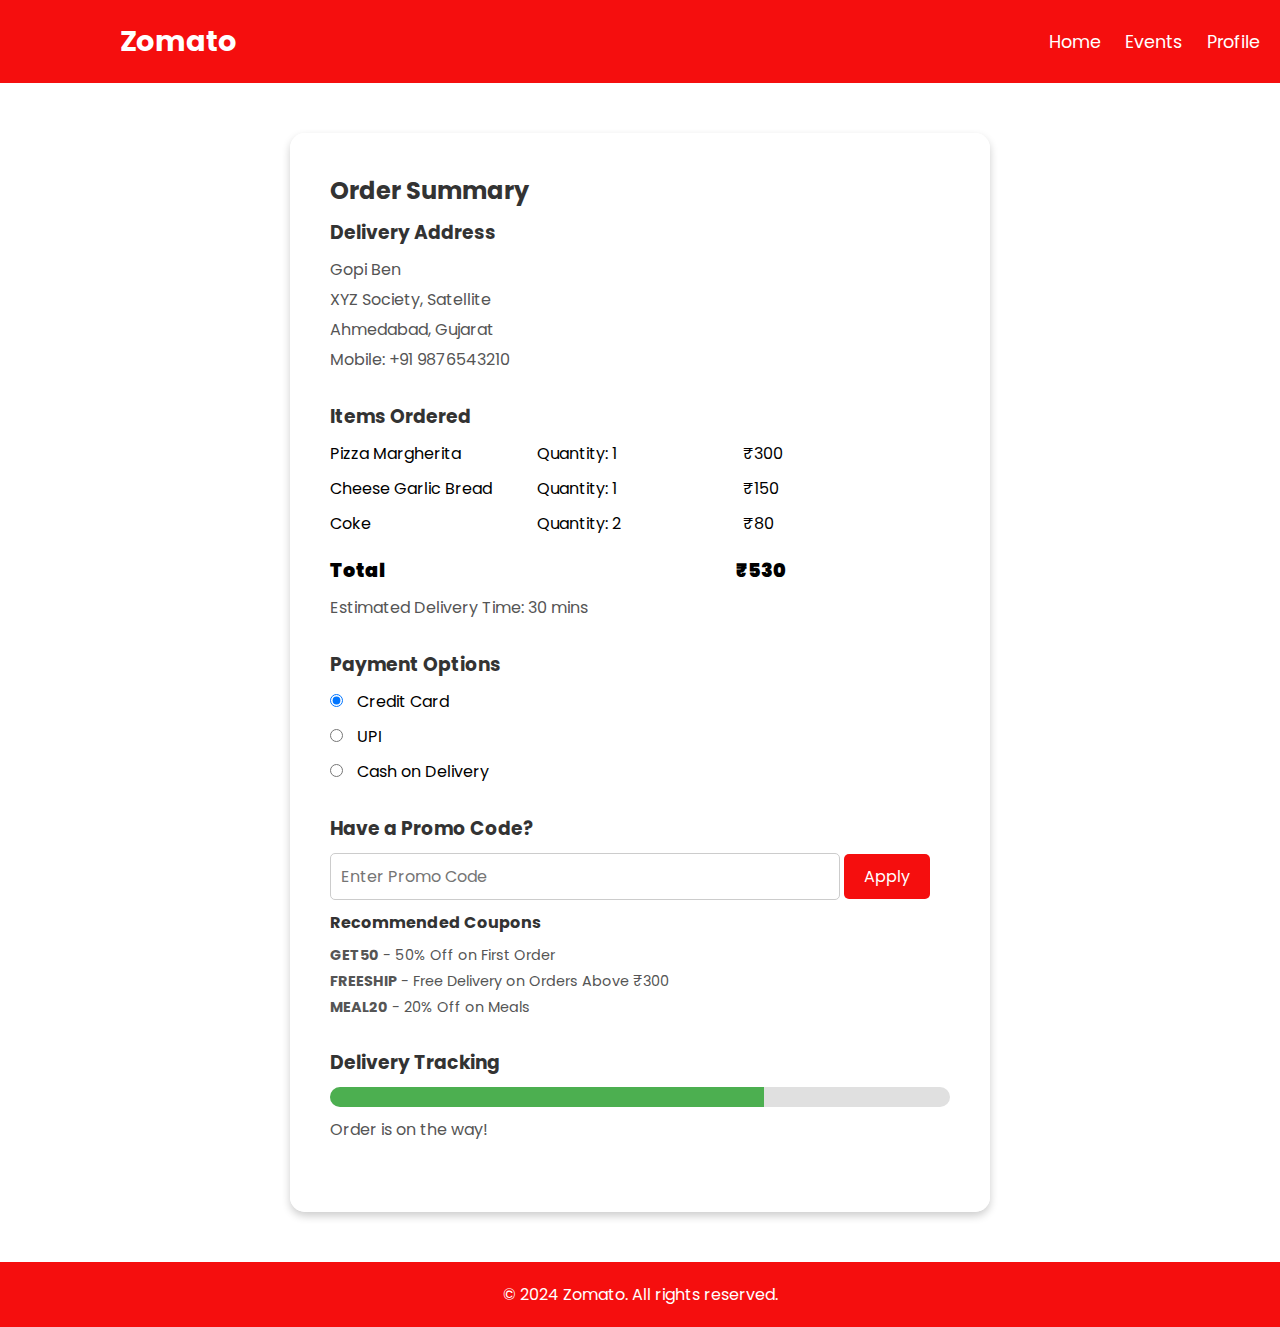
<file: order.html>
<!DOCTYPE html>
<html lang="en">
<head>
    <meta charset="UTF-8">
    <meta name="viewport" content="width=device-width, initial-scale=1.0">
    <title>Zomato Order Summary</title>
    <link rel="stylesheet" href="https://fonts.googleapis.com/css2?family=Poppins:wght@300;400;500;600;700&display=swap">
    <link rel="stylesheet" href="order.css">
</head>
<body>

    <!-- Header Section (Zomato-style) -->
    <header class="header">
        <div class="logo">Zomato</div>
        <nav>
            <ul class="nav-links">
                <li><a href="home.html">Home</a></li>
                <li><a href="#">Events</a></li>
                <li><a href="pro.html">Profile</a></li>
            </ul>
        </nav>
    </header>

    <!-- Order Summary Section -->
    <div class="order-summary-container">
        <h2>Order Summary</h2>

        <!-- Address Section -->
        <div class="address-section">
            <h3>Delivery Address</h3>
            <p>Gopi Ben</p>
            <p>XYZ Society, Satellite</p>
            <p>Ahmedabad, Gujarat</p>
            <p>Mobile: +91 9876543210</p>
        </div>

        <!-- Order Details -->
        <div class="order-details">
            <h3>Items Ordered</h3>
            <div class="order-item">
                <span class="item-name">Pizza Margherita</span>
                <span class="item-quantity">Quantity: 1</span>
                <span class="item-price">₹300</span>
            </div>
            <div class="order-item">
                <span class="item-name">Cheese Garlic Bread</span>
                <span class="item-quantity">Quantity: 1</span>
                <span class="item-price">₹150</span>
            </div>
            <div class="order-item">
                <span class="item-name">Coke</span>
                <span class="item-quantity">Quantity: 2</span>
                <span class="item-price">₹80</span>
            </div>
            <div class="total">
                <span class="total-label"><strong>Total</strong></span>
                <span class="total-price"><strong>₹530</strong></span>
            </div>
            <p class="delivery-time">Estimated Delivery Time: 30 mins</p>
        </div>

        <!-- Payment Options -->
        <div class="payment-options">
            <h3>Payment Options</h3>
            <div class="payment-method">
                <label><input type="radio" name="payment" checked> Credit Card</label>
            </div>
            <div class="payment-method">
                <label><input type="radio" name="payment"> UPI</label>
            </div>
            <div class="payment-method">
                <label><input type="radio" name="payment"> Cash on Delivery</label>
            </div>
        </div>

        <!-- Promo Code Section -->
        <div class="promo-code">
            <h3>Have a Promo Code?</h3>
            <input type="text" placeholder="Enter Promo Code">
            <button class="apply-btn">Apply</button>
            <div class="recommendation">
                <h4>Recommended Coupons</h4>
                <p><strong>GET50</strong> - 50% Off on First Order</p>
                <p><strong>FREESHIP</strong> - Free Delivery on Orders Above ₹300</p>
                <p><strong>MEAL20</strong> - 20% Off on Meals</p>
            </div>
        </div>

        <!-- Delivery Tracking -->
        <div class="delivery-tracking">
            <h3>Delivery Tracking</h3>
            <div class="progress-bar">
                <div class="progress"></div>
            </div>
            <p>Order is on the way!</p>
        </div>

    </div>

    <!-- Footer Section (Zomato-style) -->
    <footer class="footer">
        <p>&copy; 2024 Zomato. All rights reserved.</p>
    </footer>

</body>
</html>
</file>
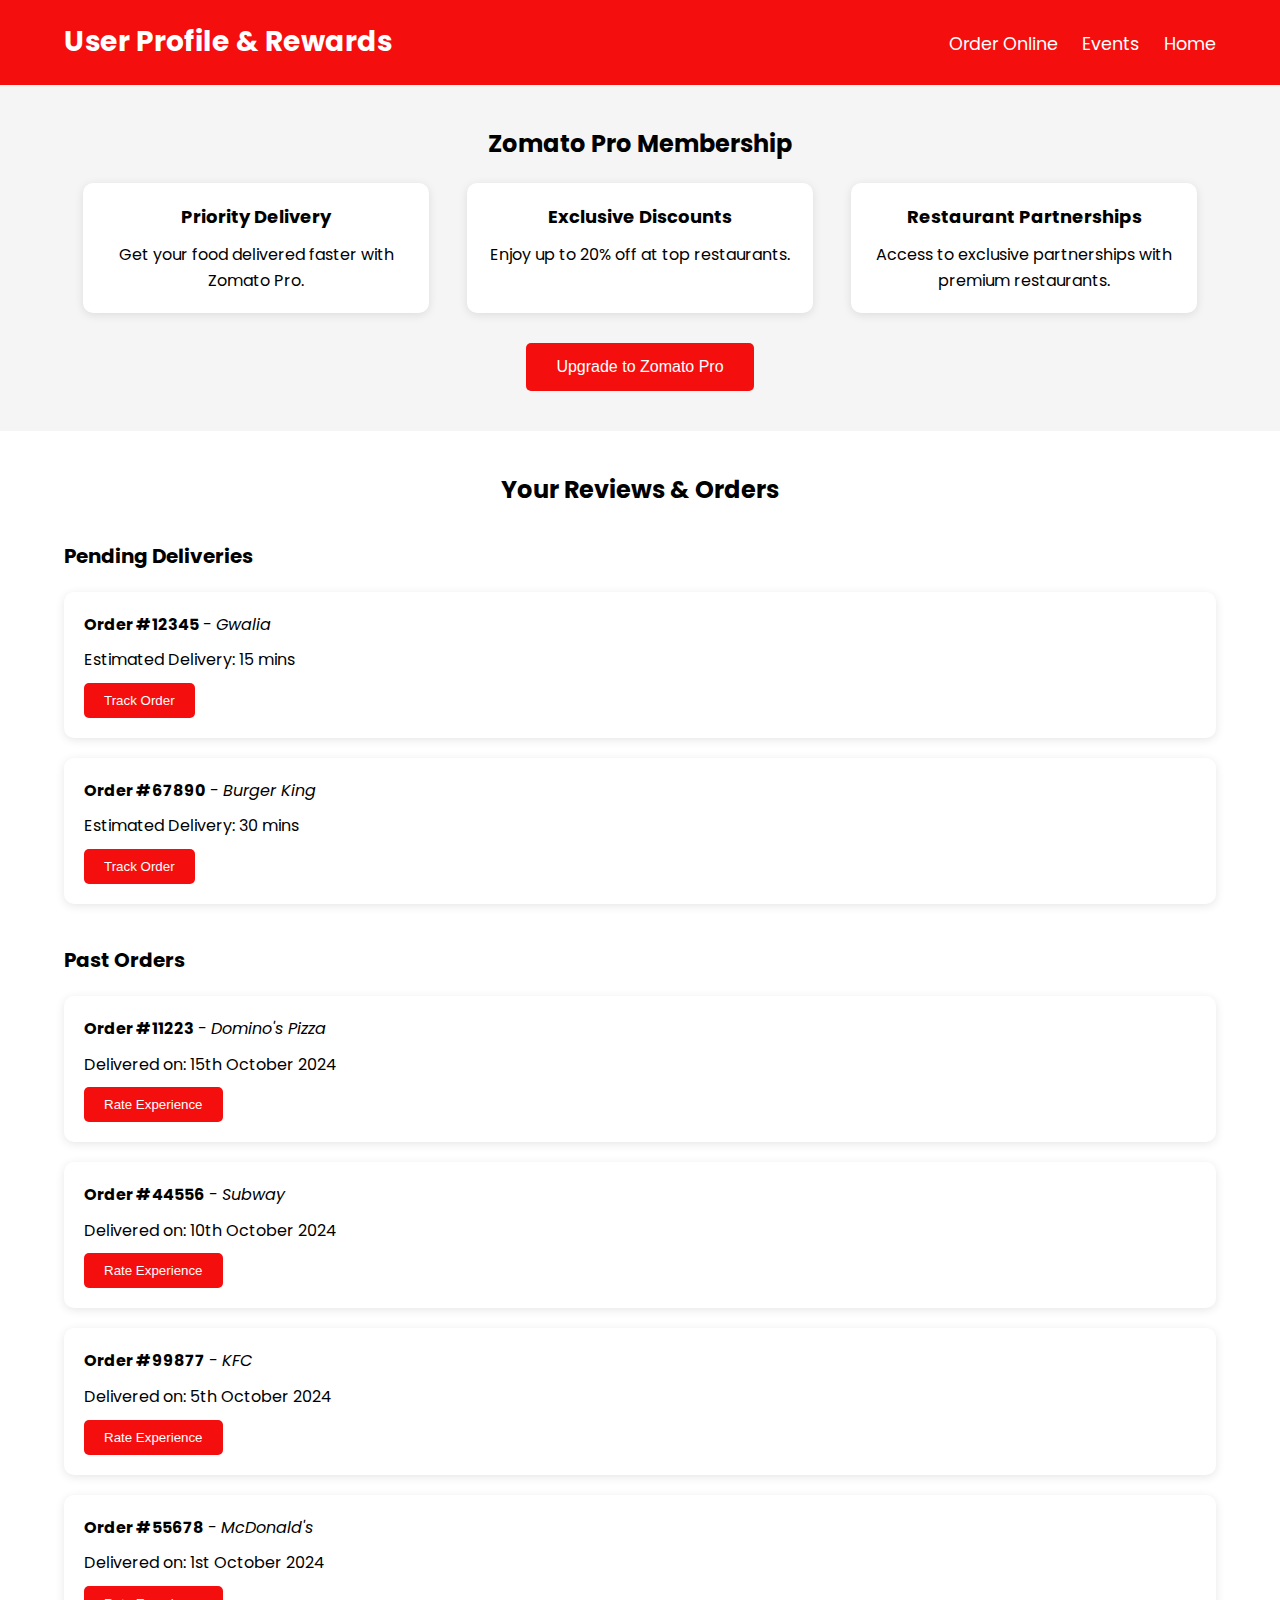
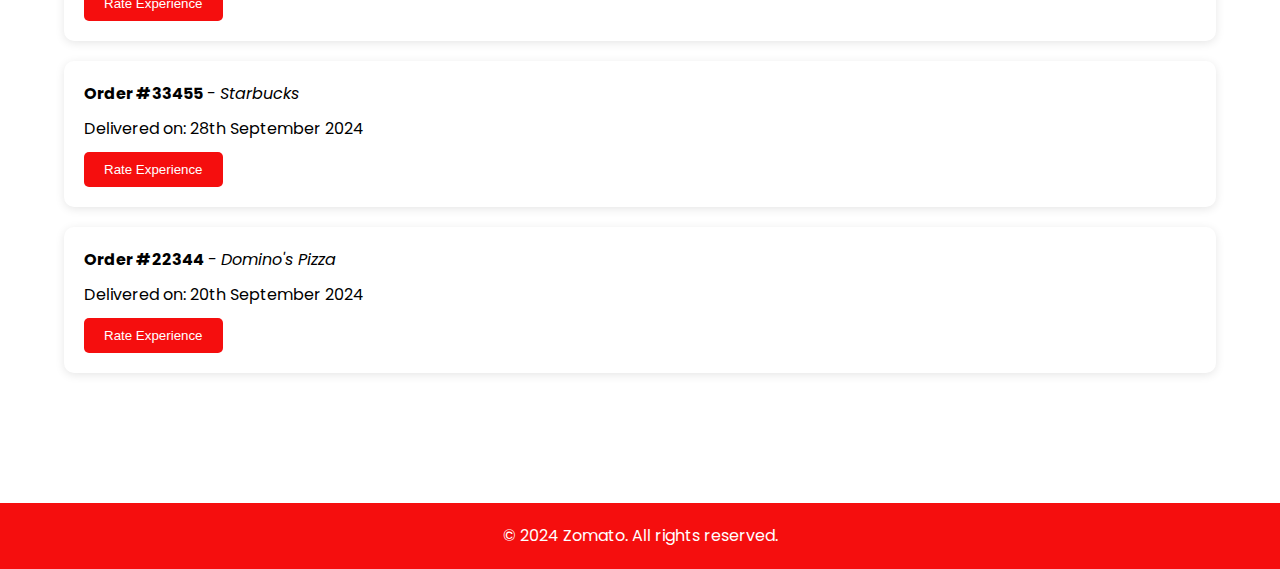
<file: pro.html>
<!DOCTYPE html>
<html lang="en">
<head>
    <meta charset="UTF-8">
    <meta name="viewport" content="width=device-width, initial-scale=1.0">
    <title>Profile & Rewards - Zomato Clone</title>
    <link rel="stylesheet" href="https://fonts.googleapis.com/css2?family=Poppins:wght@300;400;500;600;700&display=swap">
    <link rel="stylesheet" href="pro.css">
</head>
<body>
    <!-- Header -->
    <header>
        <div class="container header-container">
            <h1>User Profile & Rewards</h1>
            <nav>
                <ul class="nav-links">
                    <li><a href="#">Order Online</a></li>
                    <li><a href="#">Events</a></li>
                    <li><a href="home.html">Home</a></li>
                </ul>
            </nav>
        </div>
    </header>

    <!-- Zomato Pro Information Section -->
    <section class="zomato-pro">
        <div class="container">
            <h2>Zomato Pro Membership</h2>
            <div class="pro-benefits">
                <div class="benefit">
                    <h3>Priority Delivery</h3>
                    <p>Get your food delivered faster with Zomato Pro.</p>
                </div>
                <div class="benefit">
                    <h3>Exclusive Discounts</h3>
                    <p>Enjoy up to 20% off at top restaurants.</p>
                </div>
                <div class="benefit">
                    <h3>Restaurant Partnerships</h3>
                    <p>Access to exclusive partnerships with premium restaurants.</p>
                </div>
            </div>
            <button class="cta-btn">Upgrade to Zomato Pro</button>
        </div>
    </section>

    <!-- User Reviews & Orders Section -->
    <section class="user-reviews-orders">
        <div class="container">
            <h2>Your Reviews & Orders</h2>

            <!-- Pending Deliveries -->
            <div class="pending-deliveries">
                <h3>Pending Deliveries</h3>
                <div class="order">
                    <p><strong>Order #12345</strong> - <em>Gwalia</em></p>
                    <p>Estimated Delivery: 15 mins</p>
                    <button class="track-order-btn"><a href="order.html">Track Order</a></button>
                </div>
                <div class="order">
                    <p><strong>Order #67890</strong> - <em>Burger King</em></p>
                    <p>Estimated Delivery: 30 mins</p>
                    <button class="track-order-btn">Track Order</button>
                </div>
            </div>

            <!-- Past Orders -->
            <div class="past-orders">
                <h3>Past Orders</h3>
                <!-- Order 1 -->
                <div class="order">
                    <p><strong>Order #11223</strong> - <em>Domino's Pizza</em></p>
                    <p>Delivered on: 15th October 2024</p>
                    <button class="review-btn">Rate Experience</button>
                </div>

                <!-- Order 2 -->
                <div class="order">
                    <p><strong>Order #44556</strong> - <em>Subway</em></p>
                    <p>Delivered on: 10th October 2024</p>
                    <button class="review-btn">Rate Experience</button>
                </div>

                <!-- New Order 3 -->
                <div class="order">
                    <p><strong>Order #99877</strong> - <em>KFC</em></p>
                    <p>Delivered on: 5th October 2024</p>
                    <button class="review-btn">Rate Experience</button>
                </div>

                <!-- New Order 4 -->
                <div class="order">
                    <p><strong>Order #55678</strong> - <em>McDonald's</em></p>
                    <p>Delivered on: 1st October 2024</p>
                    <button class="review-btn">Rate Experience</button>
                </div>

                <!-- New Order 5 -->
                <div class="order">
                    <p><strong>Order #33455</strong> - <em>Starbucks</em></p>
                    <p>Delivered on: 28th September 2024</p>
                    <button class="review-btn">Rate Experience</button>
                </div>

                <!-- New Order 6 -->
                <div class="order">
                    <p><strong>Order #22344</strong> - <em>Domino's Pizza</em></p>
                    <p>Delivered on: 20th September 2024</p>
                    <button class="review-btn">Rate Experience</button>
                </div>
            </div>
        </div>
    </section>
    <!-- Footer Section (Zomato-style) -->
    <footer class="footer">
        <p>&copy; 2024 Zomato. All rights reserved.</p>
    </footer
</body>
</html>
</file>
<file: order.css>
/* General Styles */
* {
    margin: 0;
    padding: 0;
    box-sizing: border-box;
    font-family: 'Poppins', sans-serif;
}

body {
    background-image: url("https://images.rawpixel.com/image_800/cHJpdmF0ZS9sci9pbWFnZXMvd2Vic2l0ZS8yMDIyLTA1L2lzMTYwNjItaW1hZ2Uta3d2eWZrd3IuanBn.jpg"); /* Background image */
    background-size: cover;
    background-position: center;
}

h2, h3 {
    color: #333;
    padding-bottom: 10px;
}

/* Header Styles */
.header {
    background-color: #f50e0e;
    padding: 20px;
    text-align: left;
    color: white;
    display: flex;
    justify-content: space-between;
    align-items: center;
    
}

.logo {
    font-size: 1.8rem;
    font-weight: bold;
    text-align: center;
    padding-left: 100px;
}

.nav-links {
    list-style-type: none;
}

.nav-links li {
    display: inline;
    margin-left: 20px;
}

.nav-links a {
    color: white;
    text-decoration: none;
    font-size: 1.1rem;
}

/* Order Summary Container */
.order-summary-container {
    width: 700px;  /* Increased width */
    margin: 50px auto;
    padding: 40px;
    background-color: rgba(255, 255, 255, 0.95);  /* Semi-transparent white for the card */
    border-radius: 15px;
    box-shadow: 0 4px 8px rgba(0, 0, 0, 0.2);
}

/* Spacing between sections */
.order-summary-container > div {
    margin-bottom: 30px;  /* Increased space between sections */
}

/* Address Section */
.address-section p {
    margin-bottom: 5px;
    color: #555;
}

/* Order Details Styles */
.order-details {
    margin-bottom: 30px;
}

.order-item {
    display: flex;
    justify-content: space-between;
    align-items: center;
    margin-bottom: 10px; /* Adds space between each item */
}

.order-item span {
    flex: 1;
    text-align: left; /* Aligns text to the left for each item */
}

.item-name {
    flex: 2; /* Gives the item name more space */
    text-align: left;
}

.item-quantity {
    flex: 1;
    text-align: center;
}

.item-price {
    flex: 1;
    text-align: right;
}

.total {
    display: flex;
    justify-content: space-between;
    align-items: center;
    font-weight: bold;
    margin-top: 20px; /* Adds space above the total */
    font-size: 1.2rem;
}

.total-label {
    flex: 2;
}

.total-price {
    flex: 1;
    text-align: right;
    padding-right: 164px;
}

.delivery-time {
    margin-top: 10px;
    color: #555;
    font-size: 1rem;
    text-align: left; 
}

/* Payment Options */
.payment-method {
    margin-bottom: 10px;
}

input[type="radio"] {
    margin-right: 10px;
}

/* Promo Code Section */
.promo-code input {
    width: calc(100% - 110px);
    padding: 10px;
    border: 1px solid #ccc;
    border-radius: 5px;
    font-size: 1rem;
}

.apply-btn {
    padding: 10px 20px;
    background-color: #f50e0e;
    color: white;
    border: none;
    border-radius: 5px;
    cursor: pointer;
    font-size: 1rem;
}

.apply-btn:hover {
    background-color: #ff5757;
}

/* Coupon Recommendations */
.recommendation {
    margin-top: 10px;
}

.recommendation h4 {
    margin-bottom: 10px;
    color: #333;
}

.recommendation p {
    margin-bottom: 5px;
    color: #555;
    font-size: 0.9rem;
}

/* Delivery Tracking */
.delivery-tracking {
    margin-top: 20px;
}

.progress-bar {
    background-color: #e0e0e0;
    border-radius: 25px;
    height: 20px;
    margin-bottom: 10px;
    overflow: hidden;
}

.progress {
    background-color: #4caf50;
    height: 100%;
    width: 70%; /* Adjust this width dynamically to show progress */
    transition: width 0.5s;
}

.delivery-tracking p {
    color: #555;
    font-size: 1rem;
}

/* Footer Styles */
.footer {
    background-color: #f50e0e;
    padding: 20px;
    text-align: center;
    color: white;
    margin-top: 50px;
}

.footer p {
    margin: 0;
}
</file>
<file: pro.css>
/* General Styles */
* {
    margin: 0;
    padding: 0;
    box-sizing: border-box;
}

body {
    font-family: 'Poppins', sans-serif;
    line-height: 1.6;
}

.container {
    width: 90%;
    max-width: 1200px;
    margin: 0 auto;
}

/* Header Section */
header {
    background-color: #f50e0e;
    color: white;
    padding: 20px 0;
}

.header-container {
    display: flex;
    justify-content: space-between;
    align-items: left;
}

header h1 {
    font-size: 28px;
}

.nav-links {
    list-style-type: none;
    padding-top: 10px;
}

.nav-links li {
    display: inline;
    margin-left: 20px;
}

.nav-links a {
    color: white;
    text-decoration: none;
    font-size: 1.1rem;
}

/* Zomato Pro Section */
.zomato-pro {
    background-color: #f5f5f5;
    padding: 40px 0;
    text-align: center;
}

.zomato-pro h2 {
    font-size: 24px;
    margin-bottom: 20px;
}

.pro-benefits {
    display: flex;
    justify-content: space-around;
    margin-bottom: 30px;
}

.benefit {
    width: 30%;
    background-color: white;
    padding: 20px;
    border-radius: 10px;
    box-shadow: 0 2px 10px rgba(0, 0, 0, 0.1);
}

.benefit h3 {
    font-size: 18px;
    margin-bottom: 10px;
}

.cta-btn {
    background-color: #f50e0e;
    color: white;
    padding: 15px 30px;
    border: none;
    border-radius: 5px;
    cursor: pointer;
    font-size: 16px;
}

.cta-btn:hover {
    background-color: #f50e0e;
}

/* User Reviews & Orders Section */
.user-reviews-orders {
    padding: 40px 0;
}

.user-reviews-orders h2 {
    font-size: 24px;
    margin-bottom: 30px;
    text-align: center;
}

.pending-deliveries, .past-orders {
    margin-bottom: 40px;
}

.pending-deliveries h3, .past-orders h3 {
    font-size: 20px;
    margin-bottom: 20px;
}

.order {
    background-color: white;
    padding: 20px;
    border-radius: 10px;
    box-shadow: 0 2px 10px rgba(0, 0, 0, 0.1);
    margin-bottom: 20px;
}

.order a {
    color: white; /* Default color */
    text-decoration: none;
}

.order p {
    margin-bottom: 10px;
}

.track-order-btn, .review-btn {
    background-color: #f50e0e;
    color: white;
    padding: 10px 20px;
    border: none;
    border-radius: 5px;
    cursor: pointer;
}

.track-order-btn:hover, .review-btn:hover {
    background-color: #f50e0e;
}
/* Footer Styles */
.footer {
    background-color: #f50e0e;
    padding: 20px;
    text-align: center;
    color: white;
    margin-top: 50px;
}

.footer p {
    margin: 0;
}
</file>
